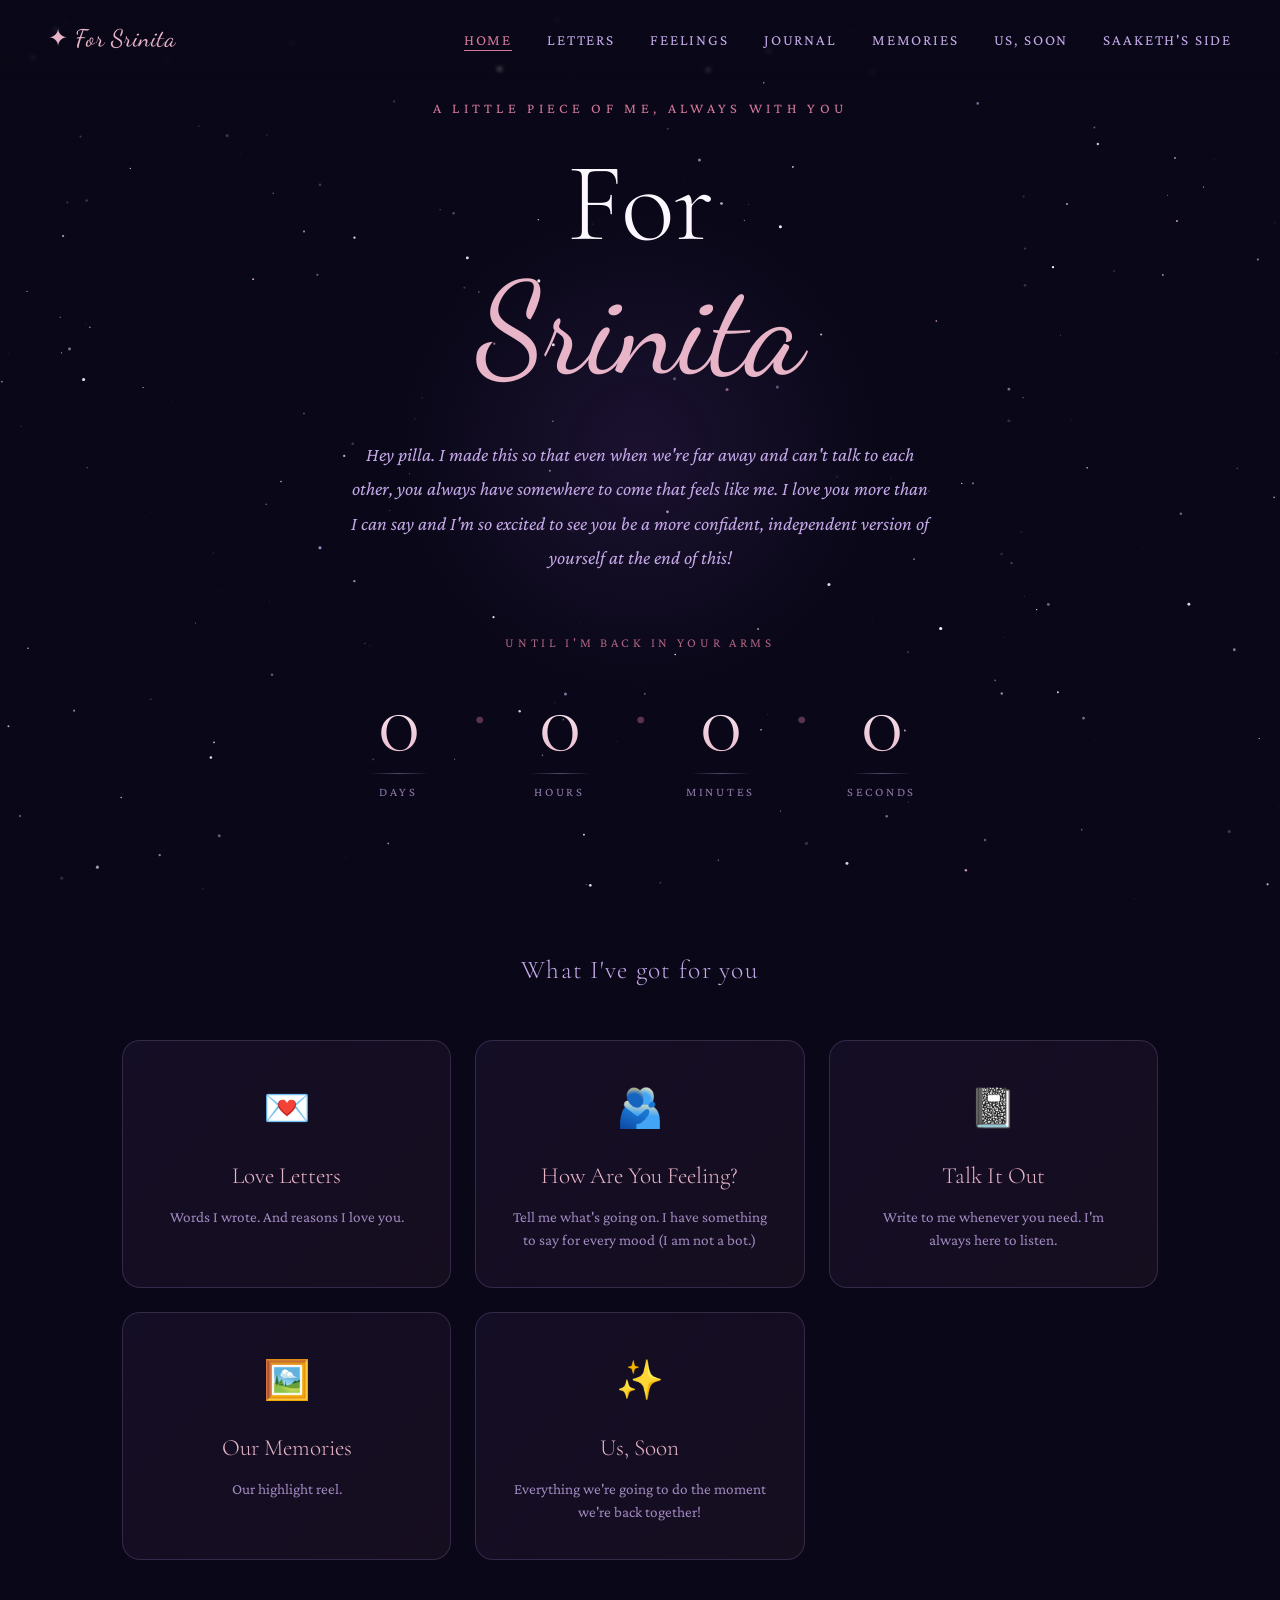
<file: index.html>
<!doctype html>
<html lang="en">
  <head>
    <meta charset="UTF-8" />
    <meta name="viewport" content="width=device-width, initial-scale=1.0" />
    <title>For Srinita, Always ✦</title>
    <link rel="stylesheet" href="style.css" />
    <style>
      /* ── HERO ── */
      .home-hero {
        min-height: 100vh;
        display: flex;
        flex-direction: column;
        align-items: center;
        justify-content: center;
        text-align: center;
        padding: 2rem;
        position: relative;
      }

      .home-hero .greeting {
        font-family: "Crimson Pro", serif;
        font-size: 0.9rem;
        letter-spacing: 0.3em;
        text-transform: uppercase;
        color: var(--rose);
        margin-bottom: 1.5rem;
        opacity: 0;
        animation: fadeSlideUp 1s ease 0.3s forwards;
      }

      .home-hero h1 {
        font-family: "Cormorant Garamond", serif;
        font-size: clamp(3.5rem, 9vw, 7rem);
        font-weight: 300;
        line-height: 1.05;
        color: var(--white);
        margin-bottom: 1rem;
        opacity: 0;
        animation: fadeSlideUp 1s ease 0.6s forwards;
      }

      .home-hero h1 .script {
        font-family: "Dancing Script", cursive;
        font-size: 1.15em;
        color: var(--blush);
        display: block;
      }

      .home-hero .welcome-note {
        max-width: 580px;
        font-size: 1.2rem;
        font-style: italic;
        color: var(--lavender);
        line-height: 1.8;
        margin: 1.5rem auto 3.5rem;
        opacity: 0;
        animation: fadeSlideUp 1s ease 0.9s forwards;
      }

      /* ── COUNTDOWN ── */
      .countdown-wrapper {
        opacity: 0;
        animation: fadeSlideUp 1s ease 1.2s forwards;
      }

      .countdown-label {
        font-family: "Crimson Pro", serif;
        font-size: 0.82rem;
        letter-spacing: 0.28em;
        text-transform: uppercase;
        color: var(--rose);
        margin-bottom: 1.5rem;
        opacity: 0.8;
      }

      .countdown {
        display: flex;
        gap: 1.5rem;
        justify-content: center;
        flex-wrap: wrap;
      }

      .countdown-unit {
        display: flex;
        flex-direction: column;
        align-items: center;
      }

      .countdown-number {
        font-family: "Cormorant Garamond", serif;
        font-size: clamp(3.5rem, 8vw, 5.5rem);
        font-weight: 300;
        line-height: 1;
        background: linear-gradient(180deg, var(--white) 0%, var(--blush) 100%);
        -webkit-background-clip: text;
        -webkit-text-fill-color: transparent;
        background-clip: text;
        min-width: 100px;
        text-align: center;
        position: relative;
      }

      .countdown-number::after {
        content: "";
        position: absolute;
        bottom: -8px;
        left: 50%;
        transform: translateX(-50%);
        width: 60%;
        height: 1px;
        background: linear-gradient(
          to right,
          transparent,
          rgba(196, 168, 232, 0.4),
          transparent
        );
      }

      .countdown-unit span {
        font-family: "Crimson Pro", serif;
        font-size: 0.78rem;
        letter-spacing: 0.22em;
        text-transform: uppercase;
        color: var(--lavender);
        margin-top: 1rem;
        opacity: 0.7;
      }

      .countdown-sep {
        font-size: 3.5rem;
        color: var(--rose);
        opacity: 0.4;
        align-self: flex-start;
        padding-top: 0.4rem;
        line-height: 1;
      }

      /* ── GLOW RING ── */
      .glow-ring {
        position: absolute;
        width: 500px;
        height: 500px;
        border-radius: 50%;
        background: radial-gradient(
          circle,
          rgba(107, 63, 160, 0.18) 0%,
          transparent 70%
        );
        top: 50%;
        left: 50%;
        transform: translate(-50%, -50%);
        pointer-events: none;
        animation: pulse 6s ease-in-out infinite;
      }

      @keyframes pulse {
        0%,
        100% {
          transform: translate(-50%, -50%) scale(1);
          opacity: 1;
        }
        50% {
          transform: translate(-50%, -50%) scale(1.15);
          opacity: 0.6;
        }
      }

      /* ── NAV CARDS ── */
      .nav-cards {
        padding: 3rem 2rem 6rem;
        max-width: 1100px;
        margin: 0 auto;
      }

      .nav-cards-title {
        font-family: "Cormorant Garamond", serif;
        font-size: 1.6rem;
        font-weight: 300;
        color: var(--lavender);
        text-align: center;
        margin-bottom: 3rem;
        letter-spacing: 0.05em;
      }

      .cards-grid {
        display: grid;
        grid-template-columns: repeat(auto-fit, minmax(260px, 1fr));
        gap: 1.5rem;
      }

      .nav-card {
        background: linear-gradient(
          135deg,
          rgba(107, 63, 160, 0.1),
          rgba(212, 120, 154, 0.06)
        );
        border: 1px solid rgba(196, 168, 232, 0.18);
        border-radius: 18px;
        padding: 2.2rem 2rem;
        text-align: center;
        text-decoration: none;
        color: var(--white);
        transition: all 0.35s cubic-bezier(0.34, 1.56, 0.64, 1);
        position: relative;
        overflow: hidden;
      }

      .nav-card::before {
        content: "";
        position: absolute;
        inset: 0;
        background: radial-gradient(
          ellipse at top,
          rgba(196, 168, 232, 0.07),
          transparent 65%
        );
        opacity: 0;
        transition: opacity 0.3s;
      }

      .nav-card:hover {
        transform: translateY(-6px);
        border-color: rgba(196, 168, 232, 0.4);
        box-shadow:
          0 16px 50px rgba(107, 63, 160, 0.25),
          0 0 80px rgba(212, 120, 154, 0.08);
      }

      .nav-card:hover::before {
        opacity: 1;
      }

      .nav-card-icon {
        font-size: 2.4rem;
        margin-bottom: 1rem;
        display: block;
      }

      .nav-card-title {
        font-family: "Cormorant Garamond", serif;
        font-size: 1.45rem;
        font-weight: 300;
        margin-bottom: 0.6rem;
        color: var(--blush);
      }

      .nav-card-desc {
        font-family: "Crimson Pro", serif;
        font-size: 0.95rem;
        color: var(--lavender);
        opacity: 0.8;
        line-height: 1.5;
      }

      /* ── ANIMATIONS ── */
      @keyframes fadeSlideUp {
        from {
          opacity: 0;
          transform: translateY(24px);
        }
        to {
          opacity: 1;
          transform: translateY(0);
        }
      }

      @media (max-width: 480px) {
        .countdown {
          gap: 0.8rem;
        }
        .countdown-number {
          font-size: 2.8rem;
          min-width: 70px;
        }
        .countdown-sep {
          font-size: 2.5rem;
        }
      }
    </style>
  </head>
  <body>
    <canvas id="starfield"></canvas>
    <div class="floating-hearts"></div>

    <nav>
      <a href="index.html" class="nav-brand">✦ For Srinita</a>
      <ul class="nav-links">
        <li><a href="index.html">Home</a></li>
        <li><a href="letters.html">Letters</a></li>
        <li><a href="feelings.html">Feelings</a></li>
        <li><a href="journal.html">Journal</a></li>
        <li><a href="memories.html">Memories</a></li>
        <li><a href="bucketlist.html">Us, Soon</a></li>
        <li><a href="my-journal.html">Saaketh's Side</a></li>
      </ul>
    </nav>

    <div class="page-wrapper">
      <section class="home-hero">
        <div class="glow-ring"></div>
        <p class="greeting">A little piece of me, always with you</p>
        <h1>
          For
          <span class="script">Srinita</span>
        </h1>
        <p class="welcome-note">
          Hey pilla. I made this so that even when we're far away and can't talk
          to each other, you always have somewhere to come that feels like me. I
          love you more than I can say and I'm so excited to see you be a more
          confident, independent version of yourself at the end of this!
        </p>

        <div class="countdown-wrapper">
          <p class="countdown-label">Until I'm back in your arms</p>
          <div class="countdown">
            <div class="countdown-unit">
              <div class="countdown-number" id="cd-days">--</div>
              <span>days</span>
            </div>
            <div class="countdown-sep">·</div>
            <div class="countdown-unit">
              <div class="countdown-number" id="cd-hours">--</div>
              <span>hours</span>
            </div>
            <div class="countdown-sep">·</div>
            <div class="countdown-unit">
              <div class="countdown-number" id="cd-minutes">--</div>
              <span>minutes</span>
            </div>
            <div class="countdown-sep">·</div>
            <div class="countdown-unit">
              <div class="countdown-number" id="cd-seconds">--</div>
              <span>seconds</span>
            </div>
          </div>
        </div>
      </section>

      <section class="nav-cards">
        <p class="nav-cards-title">What I've got for you</p>
        <div class="cards-grid">
          <a href="letters.html" class="nav-card">
            <span class="nav-card-icon">💌</span>
            <div class="nav-card-title">Love Letters</div>
            <div class="nav-card-desc">
              Words I wrote. And reasons I love you.
            </div>
          </a>
          <a href="feelings.html" class="nav-card">
            <span class="nav-card-icon">🫂</span>
            <div class="nav-card-title">How Are You Feeling?</div>
            <div class="nav-card-desc">
              Tell me what's going on. I have something to say for every mood (I
              am not a bot.)
            </div>
          </a>
          <a href="journal.html" class="nav-card">
            <span class="nav-card-icon">📓</span>
            <div class="nav-card-title">Talk It Out</div>
            <div class="nav-card-desc">
              Write to me whenever you need. I'm always here to listen.
            </div>
          </a>
          <a href="memories.html" class="nav-card">
            <span class="nav-card-icon">🖼️</span>
            <div class="nav-card-title">Our Memories</div>
            <div class="nav-card-desc">Our highlight reel.</div>
          </a>
          <a href="bucketlist.html" class="nav-card">
            <span class="nav-card-icon">✨</span>
            <div class="nav-card-title">Us, Soon</div>
            <div class="nav-card-desc">
              Everything we're going to do the moment we're back together!
            </div>
          </a>
        </div>
      </section>
    </div>

    <script src="shared.js"></script>
    <script>
      // Countdown to June 8, 2026
      const RETURN_DATE = new Date("2026-04-20T00:00:00");

      function updateCountdown() {
        const now = new Date();
        const diff = RETURN_DATE - now;
        if (diff <= 0) {
          document.getElementById("cd-days").textContent = "0";
          document.getElementById("cd-hours").textContent = "0";
          document.getElementById("cd-minutes").textContent = "0";
          document.getElementById("cd-seconds").textContent = "0";
          return;
        }
        const days = Math.floor(diff / 86400000);
        const hours = Math.floor((diff % 86400000) / 3600000);
        const minutes = Math.floor((diff % 3600000) / 60000);
        const seconds = Math.floor((diff % 60000) / 1000);

        document.getElementById("cd-days").textContent = String(days).padStart(
          2,
          "0",
        );
        document.getElementById("cd-hours").textContent = String(
          hours,
        ).padStart(2, "0");
        document.getElementById("cd-minutes").textContent = String(
          minutes,
        ).padStart(2, "0");
        document.getElementById("cd-seconds").textContent = String(
          seconds,
        ).padStart(2, "0");
      }

      updateCountdown();
      setInterval(updateCountdown, 1000);
    </script>
  </body>
</html>
</file>
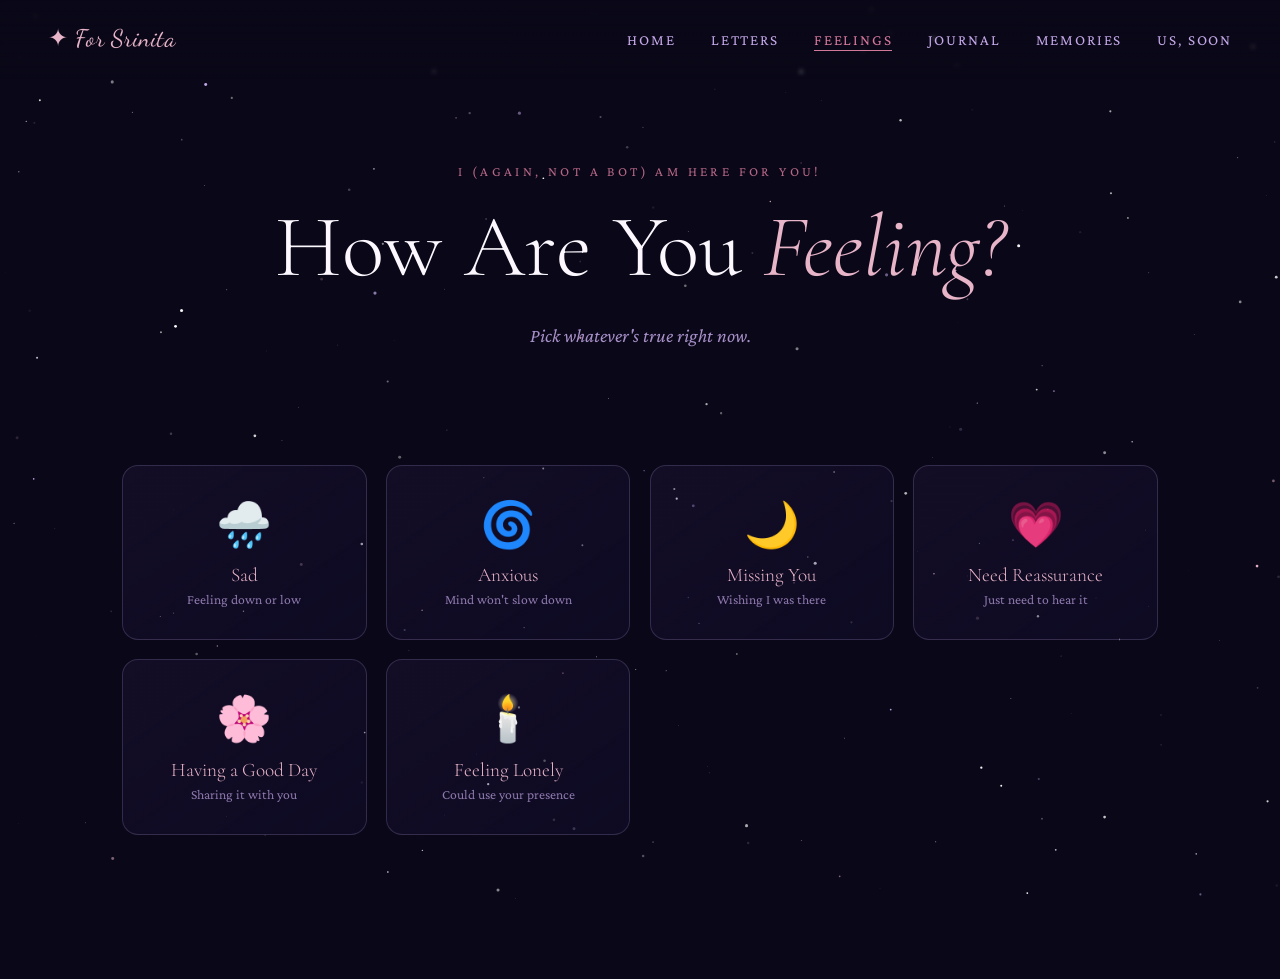
<file: feelings.html>
<!doctype html>
<html lang="en">
  <head>
    <meta charset="UTF-8" />
    <meta name="viewport" content="width=device-width, initial-scale=1.0" />
    <title>How Are You Feeling? ✦ For Srinita</title>
    <link rel="stylesheet" href="style.css" />
    <style>
      /* ── MOOD SELECTOR ── */
      .moods-grid {
        display: grid;
        grid-template-columns: repeat(auto-fill, minmax(200px, 1fr));
        gap: 1.2rem;
        margin-bottom: 4rem;
      }

      .mood-btn {
        background: linear-gradient(
          145deg,
          rgba(107, 63, 160, 0.1),
          rgba(17, 13, 46, 0.5)
        );
        border: 1px solid rgba(196, 168, 232, 0.2);
        border-radius: 16px;
        padding: 2rem 1.5rem;
        text-align: center;
        cursor: pointer;
        transition: all 0.35s cubic-bezier(0.34, 1.56, 0.64, 1);
        color: var(--white);
        font-family: "Crimson Pro", serif;
      }

      .mood-btn:hover {
        transform: translateY(-5px) scale(1.03);
        border-color: rgba(196, 168, 232, 0.5);
        box-shadow: 0 12px 45px rgba(107, 63, 160, 0.25);
      }

      .mood-btn.active {
        border-color: var(--blush);
        background: linear-gradient(
          145deg,
          rgba(212, 120, 154, 0.2),
          rgba(107, 63, 160, 0.18)
        );
        box-shadow:
          0 8px 40px rgba(212, 120, 154, 0.2),
          0 0 0 1px rgba(232, 180, 200, 0.15);
      }

      .mood-emoji {
        font-size: 2.8rem;
        display: block;
        margin-bottom: 0.8rem;
        transition: transform 0.3s;
      }

      .mood-btn:hover .mood-emoji {
        transform: scale(1.2) rotate(-5deg);
      }
      .mood-btn.active .mood-emoji {
        transform: scale(1.25);
      }

      .mood-name {
        font-family: "Cormorant Garamond", serif;
        font-size: 1.2rem;
        font-weight: 300;
        color: var(--blush);
        margin-bottom: 0.3rem;
      }

      .mood-hint {
        font-size: 0.85rem;
        color: var(--lavender);
        opacity: 0.7;
      }

      /* ── MESSAGE PANEL ── */
      .message-panel {
        display: none;
        animation: fadeSlideUp 0.6s ease forwards;
      }

      .message-panel.visible {
        display: block;
      }

      @keyframes fadeSlideUp {
        from {
          opacity: 0;
          transform: translateY(20px);
        }
        to {
          opacity: 1;
          transform: translateY(0);
        }
      }

      .message-card {
        background: linear-gradient(
          145deg,
          rgba(26, 16, 64, 0.75),
          rgba(17, 13, 46, 0.85)
        );
        border: 1px solid rgba(212, 120, 154, 0.25);
        border-radius: 20px;
        padding: 3rem;
        position: relative;
        overflow: hidden;
      }

      .message-card::before {
        content: "";
        position: absolute;
        top: 0;
        left: 0;
        right: 0;
        height: 3px;
        background: linear-gradient(
          to right,
          var(--purple),
          var(--rose),
          var(--blush)
        );
      }

      .message-card::after {
        content: "";
        position: absolute;
        bottom: -60px;
        right: -60px;
        width: 200px;
        height: 200px;
        background: radial-gradient(
          circle,
          rgba(212, 120, 154, 0.08),
          transparent 65%
        );
        pointer-events: none;
      }

      .message-mood-header {
        display: flex;
        align-items: center;
        gap: 1rem;
        margin-bottom: 2rem;
      }

      .message-mood-emoji {
        font-size: 2.5rem;
      }

      .message-mood-label {
        font-family: "Cormorant Garamond", serif;
        font-size: 1.8rem;
        font-weight: 300;
        color: var(--blush);
      }

      .message-body {
        font-family: "Crimson Pro", serif;
        font-size: 1.18rem;
        line-height: 1.9;
        color: #e0d8f5;
        white-space: pre-line;
        margin-bottom: 2rem;
      }

      .message-sign {
        font-family: "Dancing Script", cursive;
        font-size: 1.4rem;
        color: var(--blush);
        text-align: right;
      }

      .extra-messages {
        margin-top: 2.5rem;
        display: grid;
        gap: 1.2rem;
      }

      .extra-msg {
        background: rgba(107, 63, 160, 0.08);
        border-left: 2px solid rgba(196, 168, 232, 0.3);
        border-radius: 0 10px 10px 0;
        padding: 1.2rem 1.5rem;
        font-family: "Crimson Pro", serif;
        font-size: 1.05rem;
        color: var(--lavender);
        font-style: italic;
        line-height: 1.65;
      }
    </style>
  </head>
  <body>
    <canvas id="starfield"></canvas>
    <div class="floating-hearts"></div>

    <nav>
      <a href="index.html" class="nav-brand">✦ For Srinita</a>
      <ul class="nav-links">
        <li><a href="index.html">Home</a></li>
        <li><a href="letters.html">Letters</a></li>
        <li><a href="feelings.html">Feelings</a></li>
        <li><a href="journal.html">Journal</a></li>
        <li><a href="memories.html">Memories</a></li>
        <li><a href="bucketlist.html">Us, Soon</a></li>
      </ul>
    </nav>

    <div class="page-wrapper">
      <header class="page-hero">
        <p class="eyebrow">I (again, not a bot) am here for you!</p>
        <h1>How Are You <em>Feeling?</em></h1>
        <p class="subtitle">Pick whatever's true right now.</p>
      </header>

      <div class="section">
        <div class="moods-grid">
          <button class="mood-btn" data-mood="sad" onclick="showMood('sad')">
            <span class="mood-emoji">🌧️</span>
            <div class="mood-name">Sad</div>
            <div class="mood-hint">Feeling down or low</div>
          </button>
          <button
            class="mood-btn"
            data-mood="anxious"
            onclick="showMood('anxious')"
          >
            <span class="mood-emoji">🌀</span>
            <div class="mood-name">Anxious</div>
            <div class="mood-hint">Mind won't slow down</div>
          </button>
          <button
            class="mood-btn"
            data-mood="missing"
            onclick="showMood('missing')"
          >
            <span class="mood-emoji">🌙</span>
            <div class="mood-name">Missing You</div>
            <div class="mood-hint">Wishing I was there</div>
          </button>
          <button
            class="mood-btn"
            data-mood="reassurance"
            onclick="showMood('reassurance')"
          >
            <span class="mood-emoji">💗</span>
            <div class="mood-name">Need Reassurance</div>
            <div class="mood-hint">Just need to hear it</div>
          </button>
          <button class="mood-btn" data-mood="good" onclick="showMood('good')">
            <span class="mood-emoji">🌸</span>
            <div class="mood-name">Having a Good Day</div>
            <div class="mood-hint">Sharing it with you</div>
          </button>
          <button
            class="mood-btn"
            data-mood="lonely"
            onclick="showMood('lonely')"
          >
            <span class="mood-emoji">🕯️</span>
            <div class="mood-name">Feeling Lonely</div>
            <div class="mood-hint">Could use your presence</div>
          </button>
        </div>

        <!-- Message panels -->
        <div id="panel-sad" class="message-panel">
          <div class="message-card">
            <div class="message-mood-header">
              <span class="message-mood-emoji">🌧️</span>
              <div class="message-mood-label">Hey, I see you.</div>
            </div>
            <p class="message-body">
              Hey Srinita, I'm so sorry you're having a sad day, that really
              sucks. But it's ok, you will absolutely get through this and you
              don't really have to explain it or fix it right away. I wish I
              could be there to sit with you and listen and help you get past
              this. But since I can't do that right now, I want you to do
              something kind for yourself. Even something small. Eat some
              chocolate or ice cream. Take a nice shower. Go for a run. Watch
              something that makes you feel cozy. As tough as it might seem,
              this feeling will pass. You've made it through every difficult
              thing life has thrown at you so far. This one's no different.
            </p>
            <p class="message-sign">— Saaketh, wishing I was right there 🌙</p>
            <div class="extra-messages">
              <div class="extra-msg">
                "It's ok if the only thing you do today is keep going."
              </div>
              <div class="extra-msg">
                "You're just as amazing on your sad days as you are on happy
                ones. Maybe more, honestly."
              </div>
              <div class="extra-msg">"This is temporary."</div>
            </div>
          </div>
        </div>

        <div id="panel-anxious" class="message-panel">
          <div class="message-card">
            <div class="message-mood-header">
              <span class="message-mood-emoji">🌀</span>
              <div class="message-mood-label">Let's slow it down.</div>
            </div>
            <p class="message-body">
              Okay, breathe with me for a second. In through your nose — hold it
              — out slowly. Do that two more times. Seriously. Now do 20 jumping
              jacks. Ok how do you feel? Somewhat goofy at least I hope :) I
              know what anxiety feels like for you. That spiral where one
              thought leads to ten others and suddenly everything feels like a
              problem that needs solving right now. I know. But right now, most
              of the things your brain is catastrophizing are not as real as
              they feel. Anxiety is fake. It makes things feel permanent and
              urgent that are neither. You are safe. You are loved. You are
              handling things better than you think you are. And you don't have
              to figure everything out today.
            </p>
            <p class="message-sign">— Saaketh, proud of you ♥</p>
            <div class="extra-messages">
              <div class="extra-msg">
                "Name 5 things you can see and 3 things you can hear right now.
                Ground yourself. You're here, you're okay."
              </div>
              <div class="extra-msg">
                "You've survived every anxious day so far. Your track record is
                100%."
              </div>
              <div class="extra-msg">
                "Worry does not empty tomorrow of its sorrow, it empties today
                of its strength." (Thought it was a banger)
              </div>
            </div>
          </div>
        </div>

        <div id="panel-missing" class="message-panel">
          <div class="message-card">
            <div class="message-mood-header">
              <span class="message-mood-emoji">🌙</span>
              <div class="message-mood-label">I miss you too. So much.</div>
            </div>
            <p class="message-body">
              I want you to know that wherever I am right now, I am thinking
              about you and I love you sooo much. That's not something I say to
              be sweet, it's just true. You've woven yourself into how I
              experience the world, and being away from you doesn't change that.
              I miss a lot of the little things. I miss the way you feel on my
              chest. I miss making ice cream with you. I miss being in the same
              space as you. It's a unique kind of ache and I feel it too. But
              honestly it only hurts this much because what we have is real and
              that's kinda beautiful in its own twisted way no? But go check the
              countdown. I don't think there's that much longer till we're back
              together!
            </p>
            <p class="message-sign">— Saaketh, counting every second ✦</p>
            <div class="extra-messages">
              <div class="extra-msg">
                "The distance is temporary. Us is not."
              </div>
              <div class="extra-msg">
                "Missing me means you love me. And I love you back, endlessly."
              </div>
              <div class="extra-msg">
                "I can't wait to just sit and talk with you from dusk till dawn
                about everything that we've done!"
              </div>
            </div>
          </div>
        </div>

        <div id="panel-reassurance" class="message-panel">
          <div class="message-card">
            <div class="message-mood-header">
              <span class="message-mood-emoji">💗</span>
              <div class="message-mood-label">Let me be very clear.</div>
            </div>
            <p class="message-body">
              I love you. I love you more than I ever thought I would and every
              day, I choose you, fully, without reservation, and with all my
              heart. Nothing about being away changes how I feel. I left knowing
              exactly how I feel about you and that hasn't wavered for a single
              moment. If your brain is feeding you any doubts right now, I need
              you to hear me say: that doubt isn't based on anything real. I am
              crazy about you. I am so excited to see you again. I am yours. You
              never have to wonder.
            </p>
            <p class="message-sign">
              — Saaketh, who loves you more than words 💌
            </p>
            <div class="extra-messages">
              <div class="extra-msg">
                "You are so so loved. By me, specifically, on purpose."
              </div>
              <div class="extra-msg">
                "I chose you before I left and I'll choose you the moment I'm
                back."
              </div>
              <div class="extra-msg">
                "Whatever the doubt is about, it's wrong. I promise you, it's
                wrong."
              </div>
            </div>
          </div>
        </div>

        <div id="panel-good" class="message-panel">
          <div class="message-card">
            <div class="message-mood-header">
              <span class="message-mood-emoji">🌸</span>
              <div class="message-mood-label">Tell me everything!</div>
            </div>
            <p class="message-body">
              A good day!! I love a good day. I want to hear about it. Write it
              all down in the journal so I can read every detail when I'm back.
              I hope you know how much it means to me that you're taking care of
              yourself, having great times, living your life. You deserve entire
              stretches of wonderful days, and I love thinking about you out
              there in the world being happy and making the people around you
              happy. And just so you know: knowing you had a good day today
              genuinely makes my day, wherever I am. Your joy is my joy.
            </p>
            <p class="message-sign">— Saaketh, genuinely so happy for you ✨</p>
            <div class="extra-messages">
              <div class="extra-msg">
                "Save the memory. Tell me about it when I'm back. I want every
                detail."
              </div>
              <div class="extra-msg">
                "Good days deserve to be celebrated. Be proud of yourself."
              </div>
              <div class="extra-msg">
                "This is what I want for you. All of it."
              </div>
            </div>
          </div>
        </div>

        <div id="panel-lonely" class="message-panel">
          <div class="message-card">
            <div class="message-mood-header">
              <span class="message-mood-emoji">🕯️</span>
              <div class="message-mood-label">
                You're not alone. You're really not.
              </div>
            </div>
            <p class="message-body">
              Loneliness is one of the harder feelings. It can be there in a
              full room or on a quiet evening. I know, I probably have felt it
              too recently. I love your presence in my life so much but now that
              you're not there for me to text random things to or drive over at
              ungodly hours to see, I feel kinda lonely too. BUT I want you to
              remember: you have people. Please don't let the loneliness keep
              you isolated. Call Hamsini, hang out with Oracle peeps, you could
              even ask Natalia if she wants to do something. People love you and
              would want to hear from you. And I'm here too. Not in person, not
              right now. But this whole website is me showing up for you in the
              only way I could manage. Because I absolutely want you to know
              that no matter what, I am there for you. I think about you every
              day (probably multiple times a day honestly) and I am so, so glad
              you exist and that you're mine.
            </p>
            <p class="message-sign">— Saaketh, always in your corner 🕯️</p>
            <div class="extra-messages">
              <div class="extra-msg">
                "Text or call someone. Let them be there for you."
              </div>
              <div class="extra-msg">"I'm thinking of you."</div>
              <div class="extra-msg">
                "If you're feeling super lonely, go listen to the songs and
                scroll through our photos but remember, you've got people all
                around you and more importantly, yourself."
              </div>
            </div>
          </div>
        </div>
      </div>
    </div>

    <script src="shared.js"></script>
    <script>
      function showMood(mood) {
        // hide all panels
        document
          .querySelectorAll(".message-panel")
          .forEach((p) => p.classList.remove("visible"));
        document
          .querySelectorAll(".mood-btn")
          .forEach((b) => b.classList.remove("active"));

        // show selected
        const panel = document.getElementById("panel-" + mood);
        const btn = document.querySelector('[data-mood="' + mood + '"]');
        if (panel) {
          panel.classList.add("visible");
          panel.scrollIntoView({ behavior: "smooth", block: "start" });
        }
        if (btn) btn.classList.add("active");
      }
    </script>
  </body>
</html>
</file>
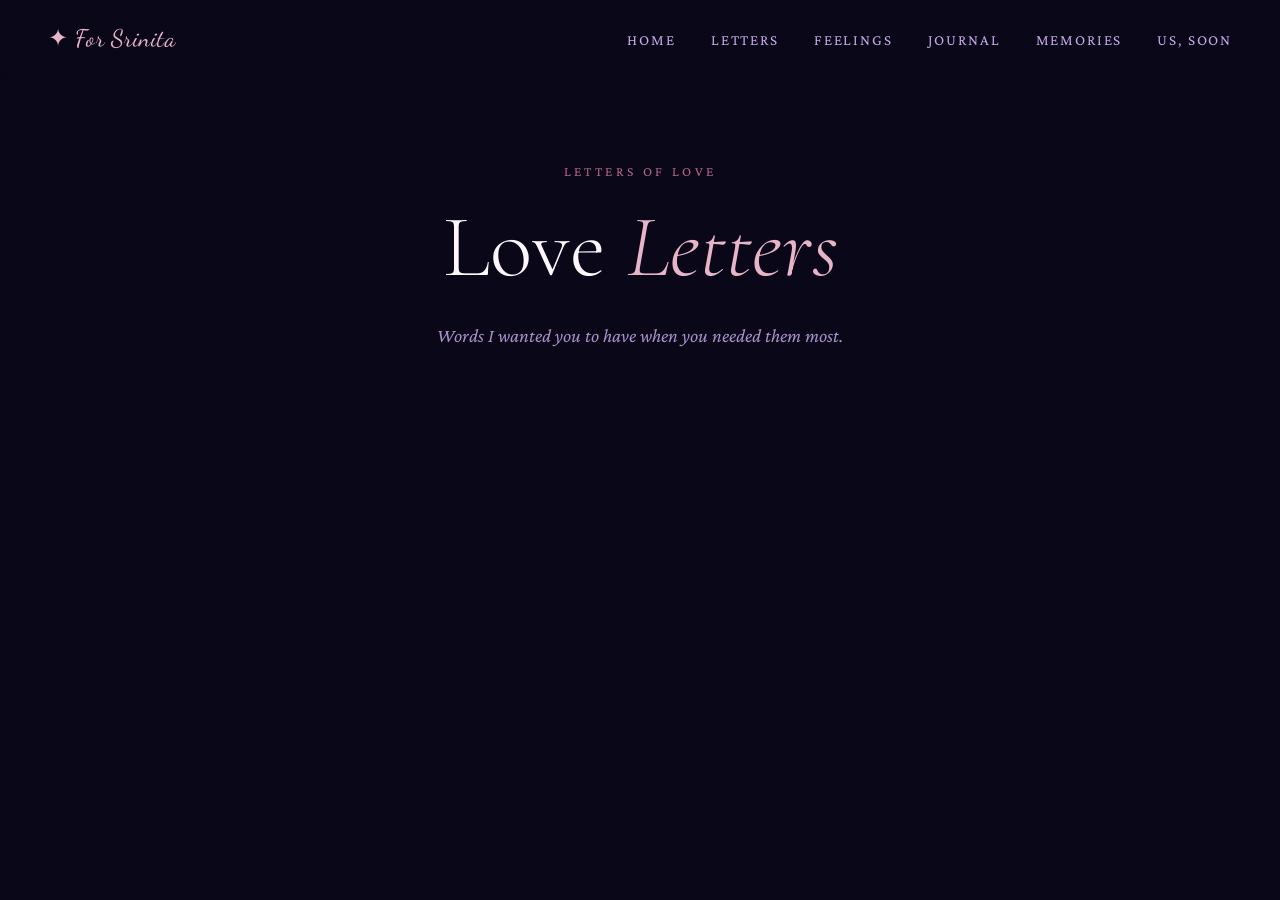
<file: letters.html>
<!doctype html>
<html lang="en">
  <head>
    <meta charset="UTF-8" />
    <meta name="viewport" content="width=device-width, initial-scale=1.0" />
    <title>Love Letters ✦ For Srinita</title>
    <link rel="stylesheet" href="style.css" />
    <style>
      /* ── LETTERS ── */
      .letter-card {
        background: linear-gradient(
          145deg,
          rgba(26, 16, 64, 0.7),
          rgba(17, 13, 46, 0.8)
        );
        border: 1px solid rgba(196, 168, 232, 0.18);
        border-radius: 18px;
        padding: 3rem;
        margin-bottom: 2.5rem;
        position: relative;
        overflow: hidden;
        transition:
          border-color 0.4s,
          box-shadow 0.4s;
      }

      .letter-card::before {
        content: "";
        position: absolute;
        top: -40px;
        right: -40px;
        width: 160px;
        height: 160px;
        background: radial-gradient(
          circle,
          rgba(212, 120, 154, 0.1),
          transparent 65%
        );
        pointer-events: none;
      }

      .letter-card:hover {
        border-color: rgba(196, 168, 232, 0.35);
        box-shadow: 0 12px 50px rgba(107, 63, 160, 0.2);
      }

      .letter-num {
        font-family: "Dancing Script", cursive;
        font-size: 1rem;
        color: var(--rose);
        letter-spacing: 0.1em;
        margin-bottom: 1.2rem;
        opacity: 0.75;
      }

      .letter-body {
        font-family: "Crimson Pro", serif;
        font-size: 1.2rem;
        line-height: 1.85;
        width: 100%;
        color: #e8e0f5;
        white-space: pre-line;
        text-align: center;
      }

      .letter-sign {
        font-family: "Dancing Script", cursive;
        font-size: 1.4rem;
        color: var(--blush);
        margin-top: 2rem;
        text-align: right;
      }

      /* ── REASONS GRID ── */
      .reasons-grid {
        display: grid;
        grid-template-columns: repeat(auto-fill, minmax(240px, 1fr));
        gap: 1.2rem;
      }

      .reason-card {
        background: linear-gradient(
          135deg,
          rgba(107, 63, 160, 0.1),
          rgba(212, 120, 154, 0.06)
        );
        border: 1px solid rgba(196, 168, 232, 0.15);
        border-radius: 14px;
        padding: 1.5rem 1.6rem;
        transition: all 0.35s cubic-bezier(0.34, 1.56, 0.64, 1);
        cursor: default;
        position: relative;
        overflow: hidden;
      }

      .reason-card::after {
        content: "";
        position: absolute;
        inset: 0;
        background: radial-gradient(
          ellipse at center,
          rgba(232, 180, 200, 0.06),
          transparent 70%
        );
        opacity: 0;
        transition: opacity 0.3s;
      }

      .reason-card:hover {
        transform: translateY(-4px) scale(1.02);
        border-color: rgba(196, 168, 232, 0.4);
        box-shadow:
          0 10px 40px rgba(107, 63, 160, 0.2),
          0 0 0 1px rgba(232, 180, 200, 0.1);
      }

      .reason-card:hover::after {
        opacity: 1;
      }

      .reason-num {
        font-family: "Cormorant Garamond", serif;
        font-size: 0.78rem;
        letter-spacing: 0.15em;
        color: var(--rose);
        opacity: 0.6;
        margin-bottom: 0.5rem;
      }

      .reason-text {
        font-family: "Crimson Pro", serif;
        font-size: 1.05rem;
        color: #ddd4f0;
        line-height: 1.5;
      }

      .reason-emoji {
        font-size: 1.4rem;
        margin-bottom: 0.6rem;
        display: block;
      }
    </style>
  </head>
  <body>
    <canvas id="starfield"></canvas>
    <div class="floating-hearts"></div>

    <nav>
      <a href="index.html" class="nav-brand">✦ For Srinita</a>
      <ul class="nav-links">
        <li><a href="index.html">Home</a></li>
        <li><a href="letters.html">Letters</a></li>
        <li><a href="feelings.html">Feelings</a></li>
        <li><a href="journal.html">Journal</a></li>
        <li><a href="memories.html">Memories</a></li>
        <li><a href="bucketlist.html">Us, Soon</a></li>
      </ul>
    </nav>

    <div class="page-wrapper">
      <header class="page-hero">
        <p class="eyebrow">Letters of love</p>
        <h1>Love <em>Letters</em></h1>
        <p class="subtitle">
          Words I wanted you to have when you needed them most.
        </p>
      </header>
  </body>
</html>
</file>
<file: style.css>
@import url('https://fonts.googleapis.com/css2?family=Cormorant+Garamond:ital,wght@0,300;0,400;0,600;1,300;1,400&family=Crimson+Pro:ital,wght@0,300;0,400;1,300;1,400&family=Dancing+Script:wght@400;600;700&display=swap');

:root {
  --deep-navy: #0a0818;
  --midnight: #110d2e;
  --deep-purple: #1a1040;
  --purple: #6b3fa0;
  --soft-purple: #9b6dca;
  --lavender: #c4a8e8;
  --blush: #e8b4c8;
  --rose: #d4789a;
  --pale-pink: #f5e0ec;
  --gold: #e8c97a;
  --white: #fdf8ff;
  --star-white: rgba(255, 255, 255, 0.9);
}

* {
  margin: 0;
  padding: 0;
  box-sizing: border-box;
}

html {
  scroll-behavior: smooth;
}

body {
  background-color: var(--deep-navy);
  color: var(--white);
  font-family: 'Crimson Pro', Georgia, serif;
  font-size: 18px;
  line-height: 1.7;
  min-height: 100vh;
  overflow-x: hidden;
}

/* ═══════════════════════════════
   STARFIELD CANVAS
═══════════════════════════════ */
#starfield {
  position: fixed;
  top: 0; left: 0;
  width: 100%; height: 100%;
  z-index: 0;
  pointer-events: none;
}

.page-wrapper {
  position: relative;
  z-index: 1;
  min-height: 100vh;
}

/* ═══════════════════════════════
   NAVIGATION
═══════════════════════════════ */
nav {
  position: fixed;
  top: 0; left: 0; right: 0;
  z-index: 100;
  padding: 1.2rem 3rem;
  display: flex;
  align-items: center;
  justify-content: space-between;
  background: linear-gradient(to bottom, rgba(10,8,24,0.95) 0%, rgba(10,8,24,0) 100%);
  backdrop-filter: blur(2px);
}

.nav-brand {
  font-family: 'Dancing Script', cursive;
  font-size: 1.5rem;
  color: var(--blush);
  text-decoration: none;
  letter-spacing: 0.02em;
}

.nav-links {
  display: flex;
  gap: 2.2rem;
  list-style: none;
}

.nav-links a {
  font-family: 'Crimson Pro', serif;
  font-size: 0.95rem;
  letter-spacing: 0.12em;
  text-transform: uppercase;
  color: var(--lavender);
  text-decoration: none;
  transition: color 0.3s ease;
  position: relative;
}

.nav-links a::after {
  content: '';
  position: absolute;
  bottom: -3px; left: 0;
  width: 0; height: 1px;
  background: var(--blush);
  transition: width 0.3s ease;
}

.nav-links a:hover { color: var(--blush); }
.nav-links a:hover::after { width: 100%; }
.nav-links a.active { color: var(--rose); }
.nav-links a.active::after { width: 100%; background: var(--rose); }

/* ═══════════════════════════════
   FLOATING HEARTS
═══════════════════════════════ */
.floating-hearts {
  position: fixed;
  top: 0; left: 0;
  width: 100%; height: 100%;
  pointer-events: none;
  z-index: 0;
  overflow: hidden;
}

.heart {
  position: absolute;
  bottom: -50px;
  font-size: 1rem;
  opacity: 0;
  animation: floatUp linear infinite;
}

@keyframes floatUp {
  0%   { transform: translateY(0) rotate(0deg) scale(0.5); opacity: 0; }
  10%  { opacity: 0.6; }
  90%  { opacity: 0.2; }
  100% { transform: translateY(-110vh) rotate(360deg) scale(1.2); opacity: 0; }
}

/* ═══════════════════════════════
   PAGE HERO
═══════════════════════════════ */
.page-hero {
  padding: 10rem 3rem 4rem;
  text-align: center;
}

.page-hero .eyebrow {
  font-family: 'Crimson Pro', serif;
  font-size: 0.85rem;
  letter-spacing: 0.25em;
  text-transform: uppercase;
  color: var(--rose);
  margin-bottom: 1rem;
  opacity: 0.85;
}

.page-hero h1 {
  font-family: 'Cormorant Garamond', serif;
  font-size: clamp(3rem, 7vw, 5.5rem);
  font-weight: 300;
  color: var(--white);
  line-height: 1.1;
  margin-bottom: 1.5rem;
}

.page-hero h1 em {
  font-style: italic;
  color: var(--blush);
}

.page-hero .subtitle {
  font-family: 'Crimson Pro', serif;
  font-size: 1.2rem;
  font-style: italic;
  color: var(--lavender);
  max-width: 600px;
  margin: 0 auto;
  opacity: 0.85;
}

/* ═══════════════════════════════
   SECTION CONTAINER
═══════════════════════════════ */
.section {
  max-width: 1100px;
  margin: 0 auto;
  padding: 3rem 2rem 5rem;
}

.section-title {
  font-family: 'Cormorant Garamond', serif;
  font-size: 2rem;
  font-weight: 300;
  color: var(--lavender);
  margin-bottom: 2.5rem;
  display: flex;
  align-items: center;
  gap: 1rem;
}

.section-title::after {
  content: '';
  flex: 1;
  height: 1px;
  background: linear-gradient(to right, rgba(196,168,232,0.4), transparent);
}

/* ═══════════════════════════════
   GLOW CARD
═══════════════════════════════ */
.glow-card {
  background: linear-gradient(135deg, rgba(107,63,160,0.12), rgba(212,120,154,0.08));
  border: 1px solid rgba(196,168,232,0.2);
  border-radius: 16px;
  padding: 2.5rem;
  position: relative;
  overflow: hidden;
  transition: border-color 0.3s ease, box-shadow 0.3s ease;
}

.glow-card::before {
  content: '';
  position: absolute;
  inset: 0;
  background: radial-gradient(ellipse at top left, rgba(196,168,232,0.06), transparent 60%);
  pointer-events: none;
}

.glow-card:hover {
  border-color: rgba(196,168,232,0.4);
  box-shadow: 0 8px 40px rgba(107,63,160,0.2), 0 0 60px rgba(212,120,154,0.07);
}

/* ═══════════════════════════════
   BUTTONS
═══════════════════════════════ */
.btn {
  display: inline-flex;
  align-items: center;
  gap: 0.6rem;
  padding: 0.8rem 2rem;
  border-radius: 50px;
  font-family: 'Crimson Pro', serif;
  font-size: 1rem;
  letter-spacing: 0.06em;
  cursor: pointer;
  transition: all 0.3s ease;
  border: none;
  text-decoration: none;
}

.btn-primary {
  background: linear-gradient(135deg, var(--purple), var(--rose));
  color: white;
  box-shadow: 0 4px 20px rgba(107,63,160,0.35);
}

.btn-primary:hover {
  transform: translateY(-2px);
  box-shadow: 0 8px 30px rgba(107,63,160,0.5);
}

.btn-ghost {
  background: transparent;
  color: var(--lavender);
  border: 1px solid rgba(196,168,232,0.35);
}

.btn-ghost:hover {
  background: rgba(196,168,232,0.08);
  border-color: var(--lavender);
  color: var(--white);
}

/* ═══════════════════════════════
   DIVIDER
═══════════════════════════════ */
.divider {
  text-align: center;
  margin: 3rem 0;
  color: var(--rose);
  opacity: 0.5;
  font-size: 1.2rem;
  letter-spacing: 0.8em;
}

/* ═══════════════════════════════
   TOAST NOTIFICATION
═══════════════════════════════ */
.toast {
  position: fixed;
  bottom: 2rem;
  right: 2rem;
  background: linear-gradient(135deg, rgba(107,63,160,0.95), rgba(212,120,154,0.95));
  color: white;
  padding: 1rem 1.8rem;
  border-radius: 12px;
  font-family: 'Crimson Pro', serif;
  font-size: 1rem;
  box-shadow: 0 8px 30px rgba(0,0,0,0.4);
  transform: translateY(100px);
  opacity: 0;
  transition: all 0.4s cubic-bezier(0.34, 1.56, 0.64, 1);
  z-index: 999;
}

.toast.show {
  transform: translateY(0);
  opacity: 1;
}

/* ═══════════════════════════════
   SCROLLBAR
═══════════════════════════════ */
::-webkit-scrollbar { width: 6px; }
::-webkit-scrollbar-track { background: var(--deep-navy); }
::-webkit-scrollbar-thumb {
  background: linear-gradient(var(--purple), var(--rose));
  border-radius: 3px;
}

/* ═══════════════════════════════
   RESPONSIVE
═══════════════════════════════ */
@media (max-width: 768px) {
  nav { padding: 1rem 1.5rem; }
  .nav-links { gap: 1.2rem; }
  .nav-links a { font-size: 0.8rem; }
  .page-hero { padding: 8rem 1.5rem 3rem; }
  .section { padding: 2rem 1.5rem 4rem; }
}

@media (max-width: 480px) {
  .nav-links { gap: 0.8rem; }
  .nav-brand { font-size: 1.2rem; }
}
</file>
